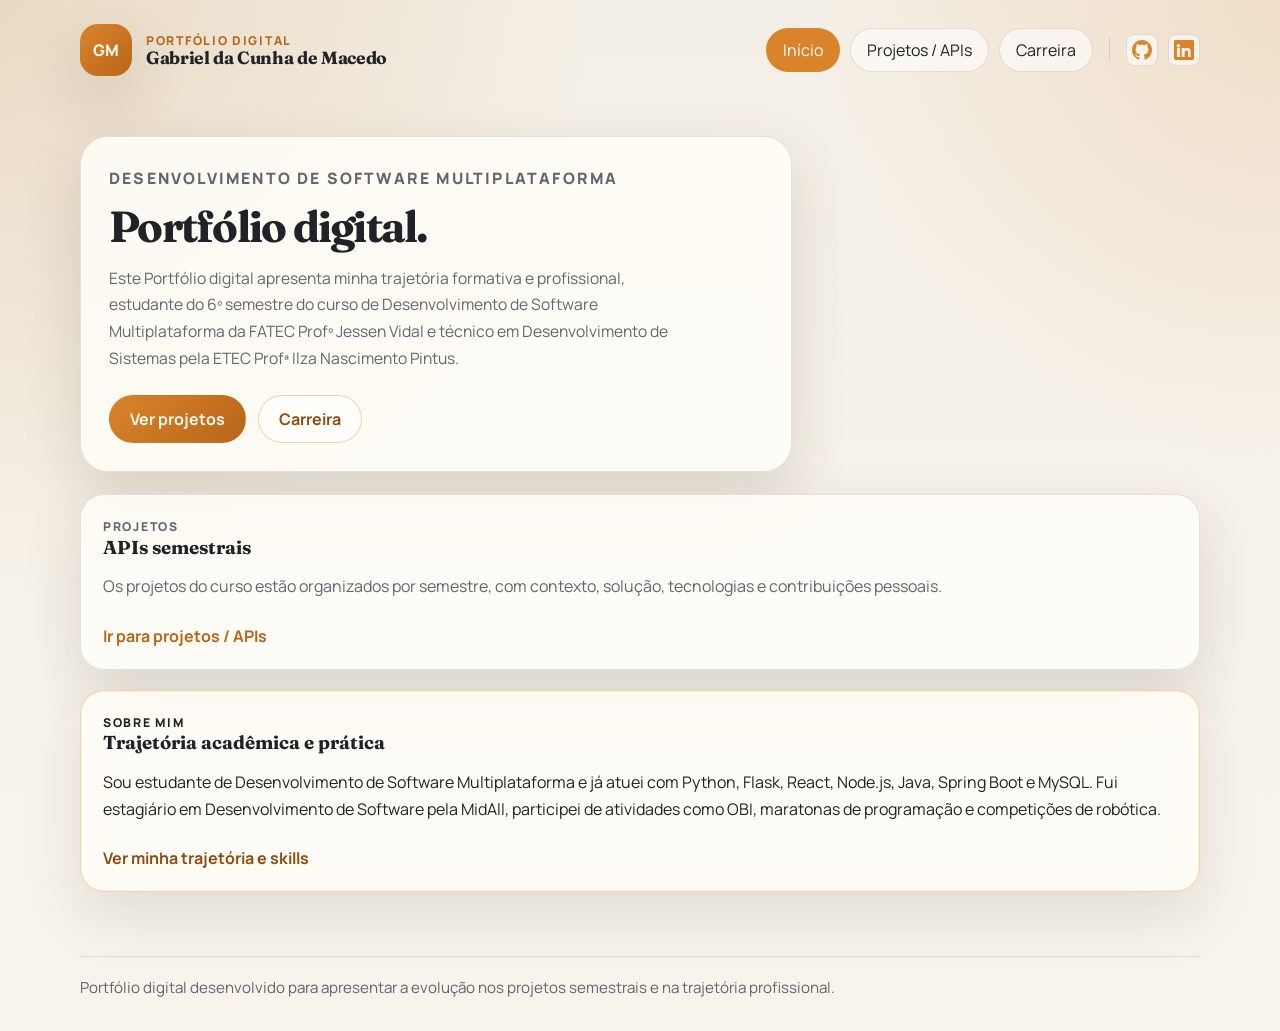
<file: index.html>
<!DOCTYPE html>
<html lang="pt-BR">

<head>
    <meta charset="UTF-8">
    <meta name="viewport" content="width=device-width, initial-scale=1.0">
    <title>Gabriel de Macedo</title>
    <meta name="description"
        content="Portfólio digital com apresentação pessoal e projetos semestrais do curso de Desenvolvimento de Software Multiplataforma.">
    <link rel="preconnect" href="https://fonts.googleapis.com">
    <link rel="preconnect" href="https://fonts.gstatic.com" crossorigin>
    <link
        href="https://fonts.googleapis.com/css2?family=Manrope:wght@400;500;600;700;800&family=Fraunces:opsz,wght@9..144,600;9..144,700&display=swap"
        rel="stylesheet">
    <link rel="stylesheet" href="static/styles.css">
</head>

<body>
    <header class="site-header">
        <div class="brand">
            <span class="brand-mark">GM</span>
            <div>
                <p class="brand-kicker">Portfólio digital</p>
                <h1>Gabriel da Cunha de Macedo</h1>
            </div>
        </div>
        <nav class="site-nav" aria-label="Navegação principal">
            <a class="nav-link active" href="index.html">Início</a>
            <a class="nav-link" href="projetos.html">Projetos / APIs</a>
            <a class="nav-link" href="carreira.html">Carreira</a>
            <div class="nav-divider"></div>
            <a class="nav-icon" href="https://github.com/Tuuca" target="_blank" rel="noopener noreferrer" aria-label="GitHub" title="GitHub">
                <svg width="20" height="20" viewBox="0 0 24 24" fill="currentColor">
                    <path d="M12 0c-6.626 0-12 5.373-12 12 0 5.302 3.438 9.8 8.207 11.387.599.111.793-.261.793-.577v-2.234c-3.338.726-4.033-1.416-4.033-1.416-.546-1.387-1.333-1.756-1.333-1.756-1.089-.745.083-.729.083-.729 1.205.084 1.839 1.237 1.839 1.237 1.07 1.834 2.807 1.304 3.492.997.107-.775.418-1.305.762-1.604-2.665-.305-5.467-1.334-5.467-5.931 0-1.311.469-2.381 1.236-3.221-.124-.303-.535-1.524.117-3.176 0 0 1.008-.322 3.301 1.23.957-.266 1.983-.399 3.003-.404 1.02.005 2.047.138 3.006.404 2.291-1.552 3.297-1.23 3.297-1.23.653 1.653.242 2.874.118 3.176.77.84 1.235 1.911 1.235 3.221 0 4.609-2.807 5.624-5.479 5.921.43.372.823 1.102.823 2.222v 3.293c0 .319.192.694.801.576 4.765-1.589 8.199-6.086 8.199-11.386 0-6.627-5.373-12-12-12z"/>
                </svg>
            </a>
            <a class="nav-icon" href="https://www.linkedin.com/in/gabriel-da-cunha-de-macedo-199890250/" target="_blank" rel="noopener noreferrer" aria-label="LinkedIn" title="LinkedIn">
                <svg width="20" height="20" viewBox="0 0 24 24" fill="currentColor">
                    <path d="M20.447 20.452h-3.554v-5.569c0-1.328-.475-2.236-1.986-2.236-1.081 0-1.722.732-2.004 1.438-.103.252-.129.604-.129.957v5.41h-3.553v-10.976h3.553v1.508c.469-.723 1.306-1.755 3.182-1.755 2.324 0 4.061 1.52 4.061 4.784v6.439zM5.337 8.855c-1.144 0-2.083-.929-2.083-2.076 0-1.148.939-2.076 2.083-2.076s2.083.928 2.083 2.076c0 1.147-.939 2.076-2.083 2.076zm1.782 11.597H3.555V9.476h3.564v10.976zM22.225 0H1.771C.792 0 0 .774 0 1.729v20.542C0 23.227.792 24 1.771 24h20.451C23.2 24 24 23.227 24 22.271V1.729C24 .774 23.2 0 22.225 0z"/>
                </svg>
            </a>
        </nav>
    </header>

    <main>
        <section class="hero">
            <div class="hero-copy">
                <p class="eyebrow">Desenvolvimento de Software Multiplataforma</p>
                <h2>Portfólio digital.</h2>
                <p>
                    Este Portfólio digital apresenta minha trajetória formativa e profissional, estudante do 6º
                    semestre do curso de Desenvolvimento de Software Multiplataforma da FATEC Profº Jessen Vidal
                    e técnico em Desenvolvimento de Sistemas pela ETEC Profª Ilza Nascimento Pintus.

                </p>
                <div class="hero-actions">
                    <a class="button primary" href="projetos.html">Ver projetos</a>
                    <a class="button secondary" href="carreira.html">Carreira</a>
                </div>
            </div>
        </section>

        <section id="sobre" class="section-grid section-grid-home">

            <article class="panel panel-wide">
                <p class="section-tag">Projetos</p>
                <h3>APIs semestrais</h3>
                <p>
                    Os projetos do curso estão organizados por semestre, com contexto, solução, tecnologias e
                    contribuições pessoais.
                </p>
                <a class="text-link" href="projetos.html">Ir para projetos / APIs</a>
            </article>

            <article class="panel accent-panel panel-wide">
                <p class="section-tag">Sobre mim</p>
                <h3>Trajetória acadêmica e prática</h3>
                <p>
                    Sou estudante de Desenvolvimento de Software Multiplataforma e já atuei com Python, Flask,
                    React, Node.js, Java, Spring Boot e MySQL. Fui estagiário em Desenvolvimento de Software pela
                    MidAll, participei de atividades como OBI, maratonas de programação e competições de robótica.
                </p>
                <a class="text-link" href="carreira.html">Ver minha trajetória e skills</a>
            </article>


        </section>
    </main>

    <footer class="site-footer">
        <p>Portfólio digital desenvolvido para apresentar a evolução nos projetos semestrais e na trajetória profissional.</p>
    </footer>
</body>

</html>
</file>
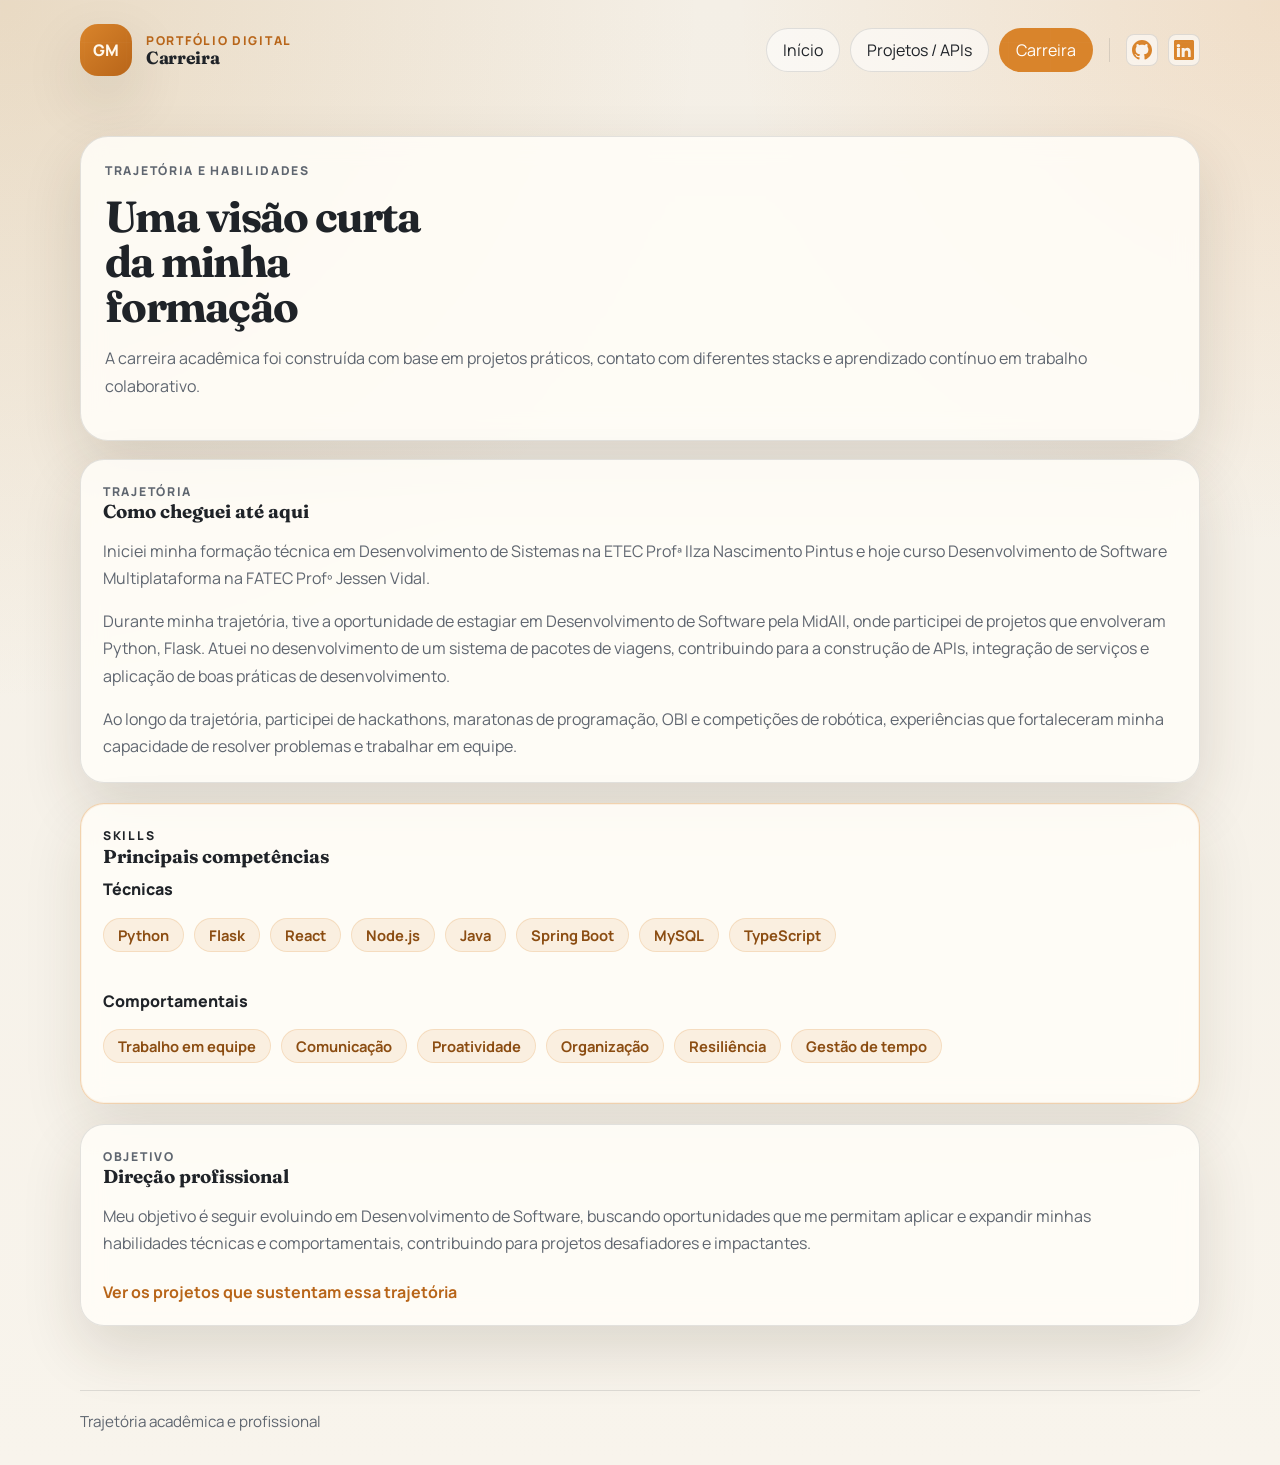
<file: carreira.html>
<!DOCTYPE html>
<html lang="pt-BR">

<head>
    <meta charset="UTF-8">
    <meta name="viewport" content="width=device-width, initial-scale=1.0">
    <title>Carreira | Gabriel de Macedo</title>
    <meta name="description"
        content="Pequena trajetória acadêmica e skills técnicas e comportamentais de Gabriel de Macedo.">
    <link rel="preconnect" href="https://fonts.googleapis.com">
    <link rel="preconnect" href="https://fonts.gstatic.com" crossorigin>
    <link
        href="https://fonts.googleapis.com/css2?family=Manrope:wght@400;500;600;700;800&family=Fraunces:opsz,wght@9..144,600;9..144,700&display=swap"
        rel="stylesheet">
    <link rel="stylesheet" href="static/styles.css">
</head>

<body>
    <header class="site-header">
        <div class="brand">
            <span class="brand-mark">GM</span>
            <div>
                <p class="brand-kicker">Portfólio digital</p>
                <h1>Carreira</h1>
            </div>
        </div>
        <nav class="site-nav" aria-label="Navegação principal">
            <a class="nav-link" href="index.html">Início</a>
            <a class="nav-link" href="projetos.html">Projetos / APIs</a>
            <a class="nav-link active" href="carreira.html">Carreira</a>
            <div class="nav-divider"></div>
            <a class="nav-icon" href="https://github.com/Tuuca" target="_blank" rel="noopener noreferrer" aria-label="GitHub" title="GitHub">
                <svg width="20" height="20" viewBox="0 0 24 24" fill="currentColor">
                    <path d="M12 0c-6.626 0-12 5.373-12 12 0 5.302 3.438 9.8 8.207 11.387.599.111.793-.261.793-.577v-2.234c-3.338.726-4.033-1.416-4.033-1.416-.546-1.387-1.333-1.756-1.333-1.756-1.089-.745.083-.729.083-.729 1.205.084 1.839 1.237 1.839 1.237 1.07 1.834 2.807 1.304 3.492.997.107-.775.418-1.305.762-1.604-2.665-.305-5.467-1.334-5.467-5.931 0-1.311.469-2.381 1.236-3.221-.124-.303-.535-1.524.117-3.176 0 0 1.008-.322 3.301 1.23.957-.266 1.983-.399 3.003-.404 1.02.005 2.047.138 3.006.404 2.291-1.552 3.297-1.23 3.297-1.23.653 1.653.242 2.874.118 3.176.77.84 1.235 1.911 1.235 3.221 0 4.609-2.807 5.624-5.479 5.921.43.372.823 1.102.823 2.222v 3.293c0 .319.192.694.801.576 4.765-1.589 8.199-6.086 8.199-11.386 0-6.627-5.373-12-12-12z"/>
                </svg>
            </a>
            <a class="nav-icon" href="https://www.linkedin.com/in/gabriel-da-cunha-de-macedo-199890250/" target="_blank" rel="noopener noreferrer" aria-label="LinkedIn" title="LinkedIn">
                <svg width="20" height="20" viewBox="0 0 24 24" fill="currentColor">
                    <path d="M20.447 20.452h-3.554v-5.569c0-1.328-.475-2.236-1.986-2.236-1.081 0-1.722.732-2.004 1.438-.103.252-.129.604-.129.957v5.41h-3.553v-10.976h3.553v1.508c.469-.723 1.306-1.755 3.182-1.755 2.324 0 4.061 1.52 4.061 4.784v6.439zM5.337 8.855c-1.144 0-2.083-.929-2.083-2.076 0-1.148.939-2.076 2.083-2.076s2.083.928 2.083 2.076c0 1.147-.939 2.076-2.083 2.076zm1.782 11.597H3.555V9.476h3.564v10.976zM22.225 0H1.771C.792 0 0 .774 0 1.729v20.542C0 23.227.792 24 1.771 24h20.451C23.2 24 24 23.227 24 22.271V1.729C24 .774 23.2 0 22.225 0z"/>
                </svg>
            </a>
        </nav>
    </header>

    <main>
        <section class="projects-hero career-hero">
            <p class="eyebrow">Trajetória e habilidades</p>
            <h2>Uma visão curta da minha formação</h2>
            <p>
                A carreira acadêmica foi construída com base em projetos práticos, contato com diferentes stacks e
                aprendizado contínuo em trabalho colaborativo.
            </p>
        </section>

        <section class="career-layout">
            <article class="panel career-panel panel-wide">
                <p class="section-tag">Trajetória</p>
                <h3>Como cheguei até aqui</h3>
                <p>
                    Iniciei minha formação técnica em Desenvolvimento de Sistemas na ETEC Profª Ilza Nascimento Pintus
                    e hoje curso Desenvolvimento de Software Multiplataforma na FATEC Profº Jessen Vidal.
                </p>
                <p>
                    Durante minha trajetória, tive a oportunidade de estagiar em Desenvolvimento de Software pela MidAll, onde
                    participei de projetos que envolveram Python, Flask. Atuei no desenvolvimento de um sistema de pacotes de viagens,
                    contribuindo para a construção de APIs, integração de serviços e aplicação de boas práticas de desenvolvimento.
                </p>
                <p>
                    Ao longo da trajetória, participei de hackathons, maratonas de programação, OBI e competições de
                    robótica, experiências que fortaleceram minha capacidade de resolver problemas e trabalhar em
                    equipe.
                </p>
            </article>

            <article class="panel career-panel accent-panel panel-wide">
                <p class="section-tag">Skills</p>
                <h3>Principais competências</h3>
                <div class="skill-groups">
                    <div class="skill-group">
                        <p class="skill-title">Técnicas</p>
                        <div class="chip-row">
                            <span>Python</span>
                            <span>Flask</span>
                            <span>React</span>
                            <span>Node.js</span>
                            <span>Java</span>
                            <span>Spring Boot</span>
                            <span>MySQL</span>
                            <span>TypeScript</span>
                        </div>
                    </div>
                    <div class="skill-group">
                        <p class="skill-title">Comportamentais</p>
                        <div class="chip-row">
                            <span>Trabalho em equipe</span>
                            <span>Comunicação</span>
                            <span>Proatividade</span>
                            <span>Organização</span>
                            <span>Resiliência</span>
                            <span>Gestão de tempo</span>
                        </div>
                    </div>
                </div>
            </article>

            <article class="panel career-panel panel-wide">
                <p class="section-tag">Objetivo</p>
                <h3>Direção profissional</h3>
                <p>
                    Meu objetivo é seguir evoluindo em Desenvolvimento de Software, buscando oportunidades que me
                    permitam aplicar e expandir minhas habilidades técnicas e comportamentais, contribuindo para
                    projetos desafiadores e impactantes.
                </p>
                <a class="text-link" href="projetos.html">Ver os projetos que sustentam essa trajetória</a>
            </article>
        </section>
    </main>

    <footer class="site-footer">
        <p>Trajetória acadêmica e profissional</p>
    </footer>
</body>

</html>
</file>
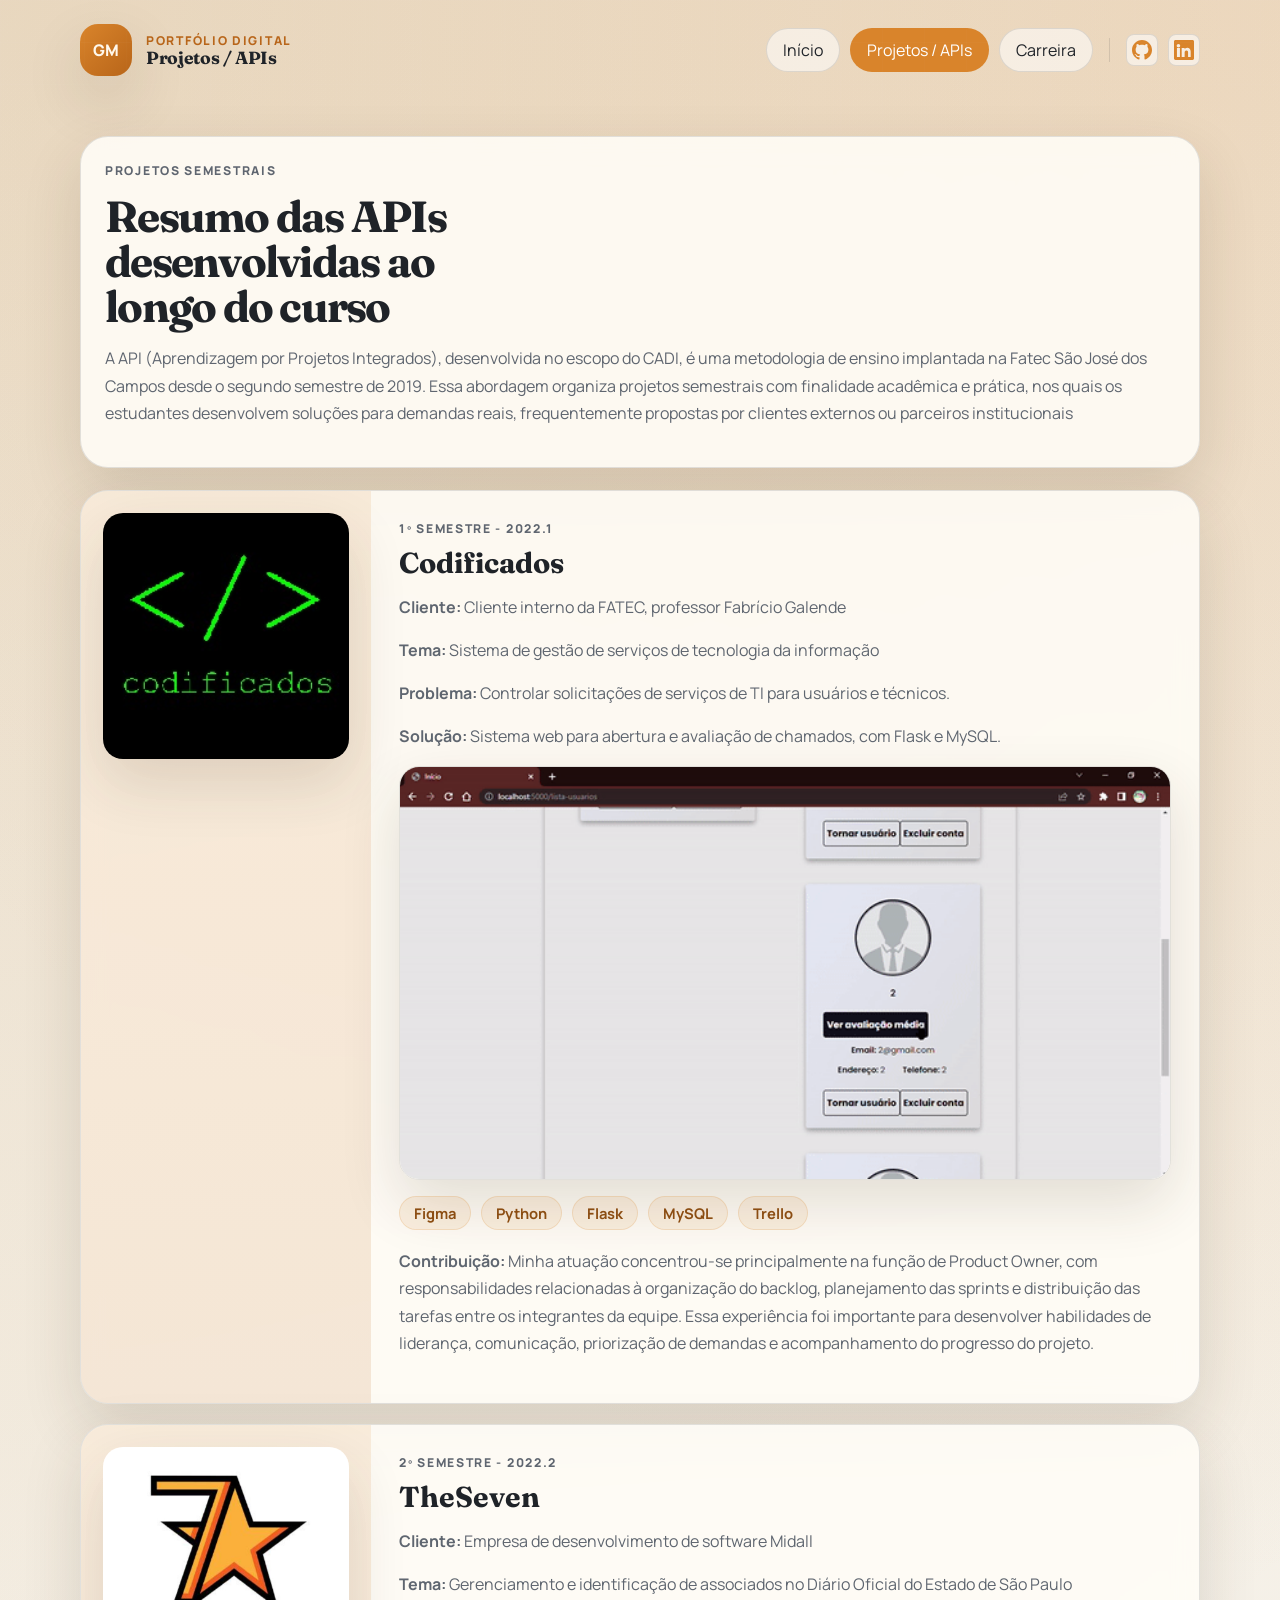
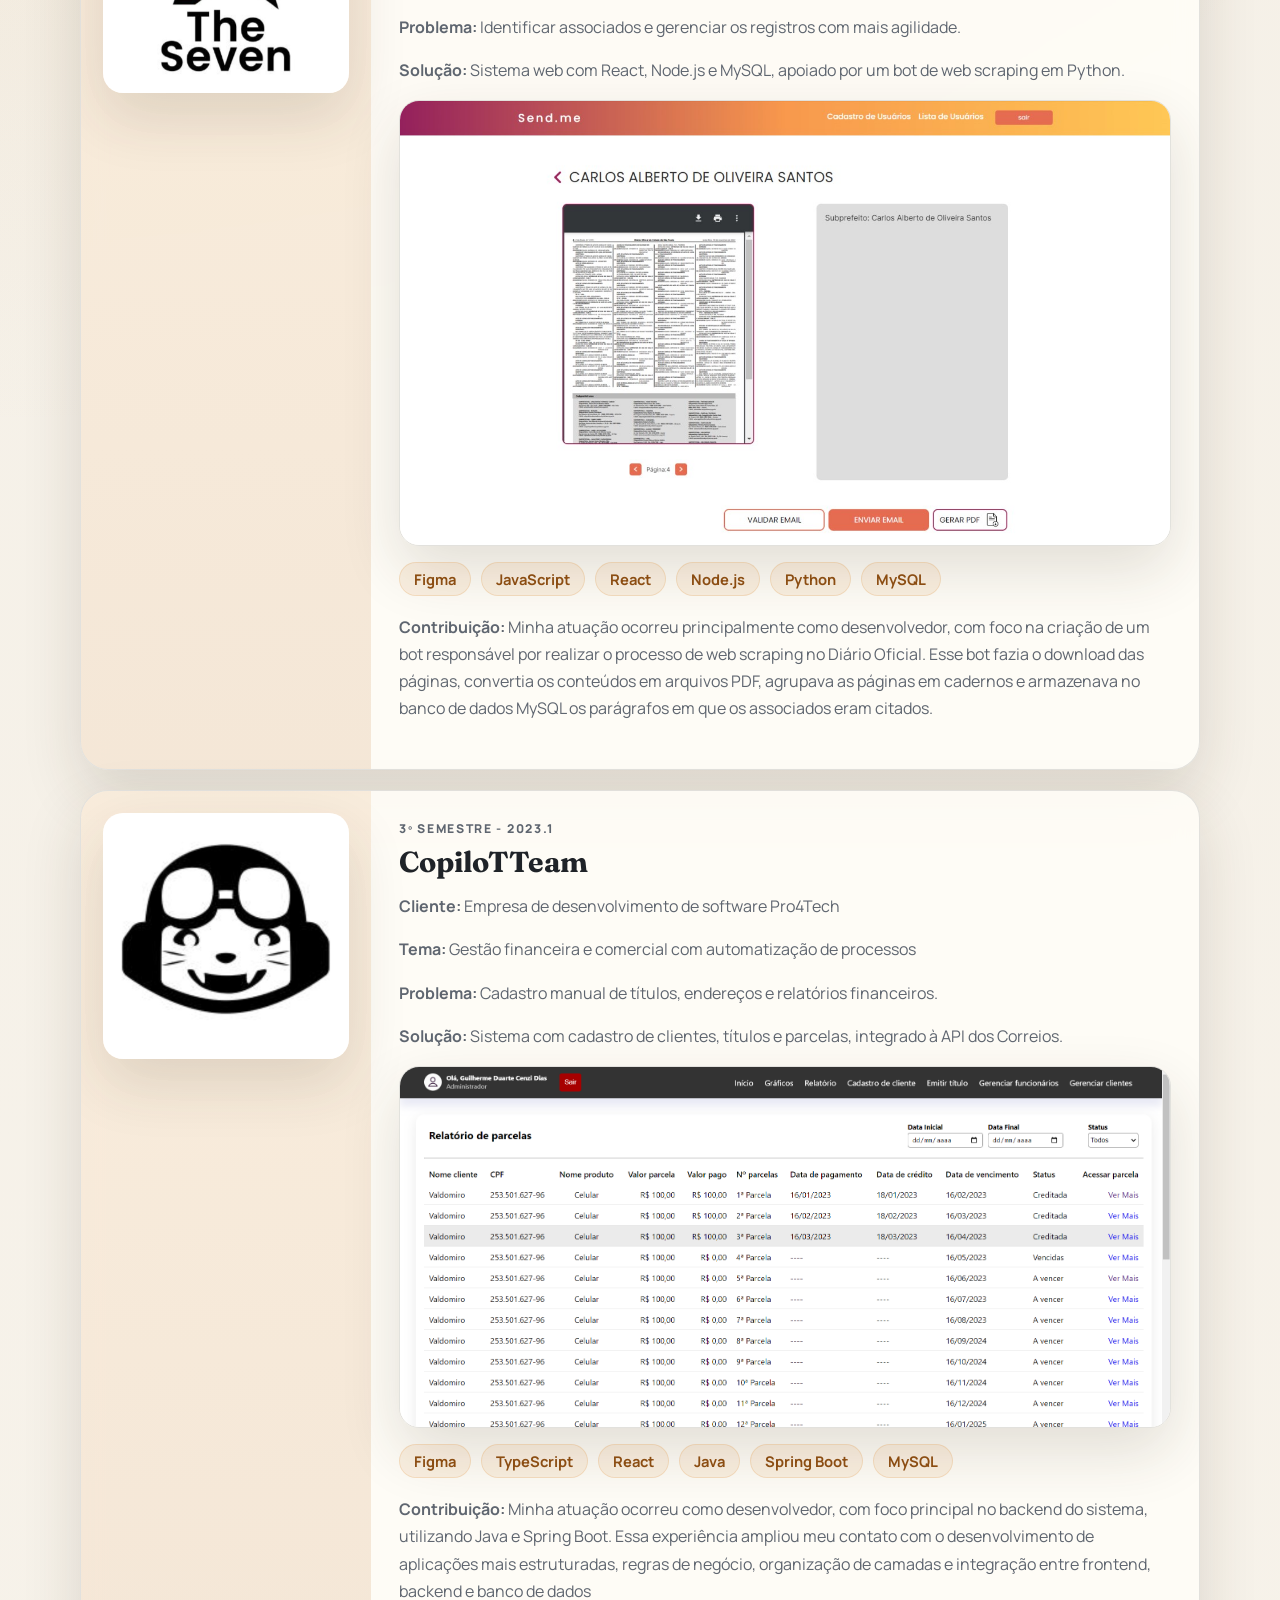
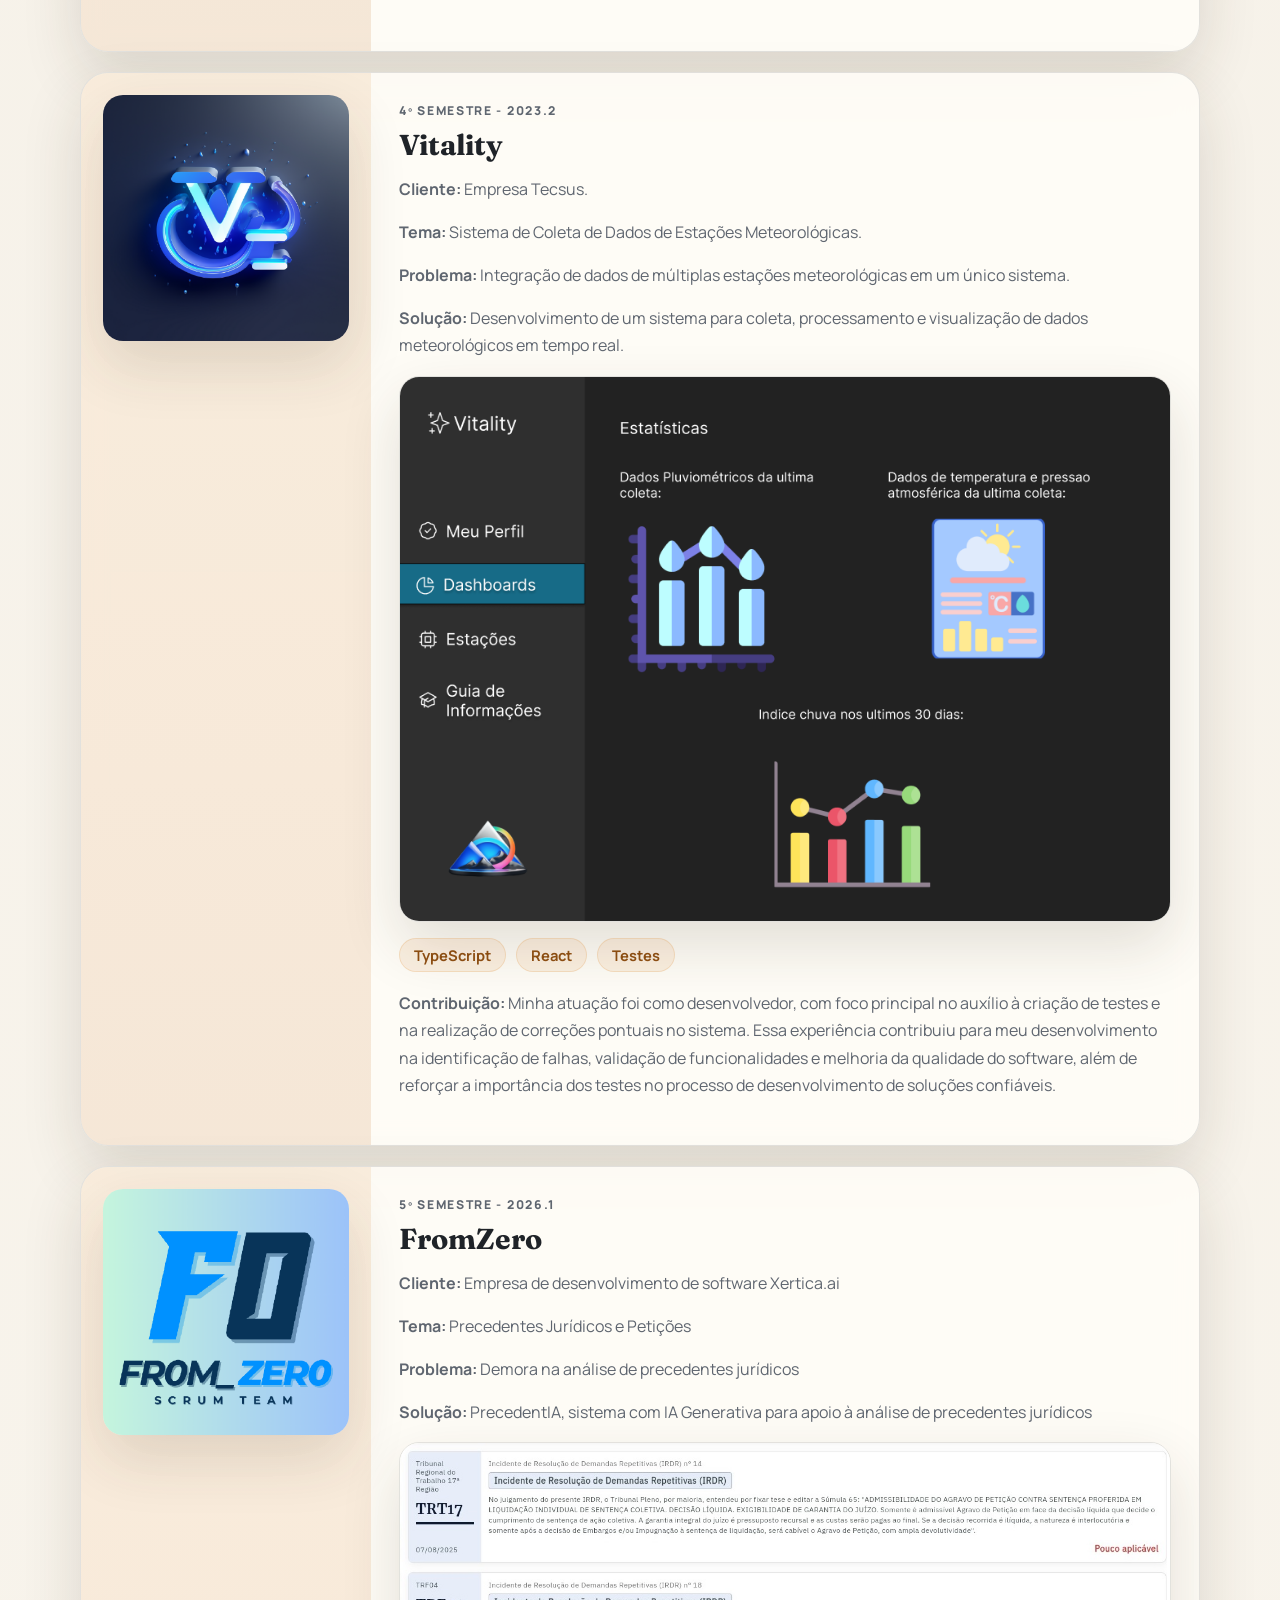
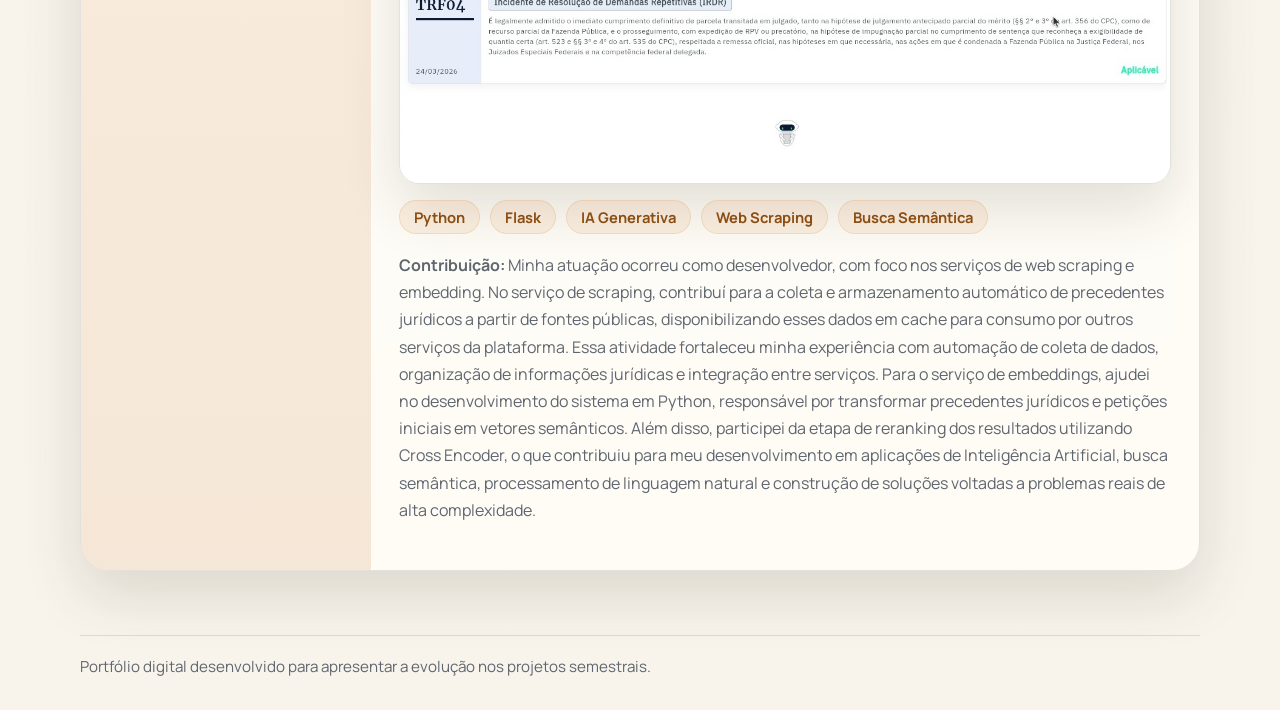
<file: projetos.html>
<!DOCTYPE html>
<html lang="pt-BR">

<head>
    <meta charset="UTF-8">
    <meta name="viewport" content="width=device-width, initial-scale=1.0">
    <title>Projetos / APIs | Portfólio digital</title>
    <meta name="description"
        content="Página com os projetos semestrais do Portfólio digital, organizados por semestre e com imagens dos trabalhos.">
    <link rel="preconnect" href="https://fonts.googleapis.com">
    <link rel="preconnect" href="https://fonts.gimg.com" crossorigin>
    <link
        href="https://fonts.googleapis.com/css2?family=Manrope:wght@400;500;600;700;800&family=Fraunces:opsz,wght@9..144,600;9..144,700&display=swap"
        rel="stylesheet">
    <link rel="stylesheet" href="static/styles.css">
</head>

<body>
    <header class="site-header">
        <div class="brand">
            <span class="brand-mark">GM</span>
            <div>
                <p class="brand-kicker">Portfólio digital</p>
                <h1>Projetos / APIs</h1>
            </div>
        </div>
        <nav class="site-nav" aria-label="Navegação principal">
            <a class="nav-link" href="index.html">Início</a>
            <a class="nav-link active" href="projetos.html">Projetos / APIs</a>
            <a class="nav-link" href="carreira.html">Carreira</a>
            <div class="nav-divider"></div>
            <a class="nav-icon" href="https://github.com/Tuuca" target="_blank" rel="noopener noreferrer" aria-label="GitHub" title="GitHub">
                <svg width="20" height="20" viewBox="0 0 24 24" fill="currentColor">
                    <path d="M12 0c-6.626 0-12 5.373-12 12 0 5.302 3.438 9.8 8.207 11.387.599.111.793-.261.793-.577v-2.234c-3.338.726-4.033-1.416-4.033-1.416-.546-1.387-1.333-1.756-1.333-1.756-1.089-.745.083-.729.083-.729 1.205.084 1.839 1.237 1.839 1.237 1.07 1.834 2.807 1.304 3.492.997.107-.775.418-1.305.762-1.604-2.665-.305-5.467-1.334-5.467-5.931 0-1.311.469-2.381 1.236-3.221-.124-.303-.535-1.524.117-3.176 0 0 1.008-.322 3.301 1.23.957-.266 1.983-.399 3.003-.404 1.02.005 2.047.138 3.006.404 2.291-1.552 3.297-1.23 3.297-1.23.653 1.653.242 2.874.118 3.176.77.84 1.235 1.911 1.235 3.221 0 4.609-2.807 5.624-5.479 5.921.43.372.823 1.102.823 2.222v 3.293c0 .319.192.694.801.576 4.765-1.589 8.199-6.086 8.199-11.386 0-6.627-5.373-12-12-12z"/>
                </svg>
            </a>
            <a class="nav-icon" href="https://www.linkedin.com/in/gabriel-da-cunha-de-macedo-199890250/" target="_blank" rel="noopener noreferrer" aria-label="LinkedIn" title="LinkedIn">
                <svg width="20" height="20" viewBox="0 0 24 24" fill="currentColor">
                    <path d="M20.447 20.452h-3.554v-5.569c0-1.328-.475-2.236-1.986-2.236-1.081 0-1.722.732-2.004 1.438-.103.252-.129.604-.129.957v5.41h-3.553v-10.976h3.553v1.508c.469-.723 1.306-1.755 3.182-1.755 2.324 0 4.061 1.52 4.061 4.784v6.439zM5.337 8.855c-1.144 0-2.083-.929-2.083-2.076 0-1.148.939-2.076 2.083-2.076s2.083.928 2.083 2.076c0 1.147-.939 2.076-2.083 2.076zm1.782 11.597H3.555V9.476h3.564v10.976zM22.225 0H1.771C.792 0 0 .774 0 1.729v20.542C0 23.227.792 24 1.771 24h20.451C23.2 24 24 23.227 24 22.271V1.729C24 .774 23.2 0 22.225 0z"/>
                </svg>
            </a>
        </nav>
    </header>

    <main>
        <section class="projects-hero">
            <p class="eyebrow">Projetos semestrais</p>
            <h2>Resumo das APIs desenvolvidas ao longo do curso</h2>
            <p>
                A API (Aprendizagem por Projetos Integrados), desenvolvida no escopo do CADI, é uma
                metodologia de ensino implantada na Fatec São José dos Campos desde o segundo semestre de
                2019. Essa abordagem organiza projetos semestrais com finalidade acadêmica e prática, nos quais
                os estudantes desenvolvem soluções para demandas reais, frequentemente propostas por clientes
                externos ou parceiros institucionais
            </p>
        </section>

        <section class="projects-list">
            <article class="project-card">
                <div class="project-media">
                    <img src="img/codificados.jpg" alt="Logo do grupo Codificados">
                </div>
                <div class="project-content">
                    <p class="project-semester">1º semestre - 2022.1</p>
                    <h3>Codificados</h3>
                    <p><strong>Cliente:</strong> Cliente interno da FATEC, professor Fabrício Galende</p>
                    <p><strong>Tema:</strong> Sistema de gestão de serviços de tecnologia da informação</p>
                    <p><strong>Problema:</strong> Controlar solicitações de serviços de TI para usuários e técnicos.</p>
                    <p><strong>Solução:</strong> Sistema web para abertura e avaliação de chamados, com Flask e MySQL.
                    </p>
                    <img class="project-shot" src="img/codificados-relatorio.gif"
                        alt="Página de relatórios do administrador">
                    <div class="chip-row">
                        <span>Figma</span>
                        <span>Python</span>
                        <span>Flask</span>
                        <span>MySQL</span>
                        <span>Trello</span>
                    </div>
                    <p><strong>Contribuição: </strong>Minha atuação concentrou-se principalmente na função de Product
                        Owner, com responsabilidades relacionadas à organização do backlog, planejamento das sprints e
                        distribuição das tarefas
                        entre os integrantes da equipe. Essa experiência foi importante para desenvolver habilidades de
                        liderança, comunicação, priorização de demandas e acompanhamento do progresso do projeto.
                    </p>
                </div>
            </article>

            <article class="project-card">
                <div class="project-media">
                    <img src="img/the_seven.jpg" alt="Logo do grupo TheSeven">
                </div>
                <div class="project-content">
                    <p class="project-semester">2º semestre - 2022.2</p>
                    <h3>TheSeven</h3>
                    <p><strong>Cliente:</strong> Empresa de desenvolvimento de software Midall</p>
                    <p><strong>Tema:</strong> Gerenciamento e identificação de associados no Diário Oficial do Estado de
                        São Paulo</p>
                    <p><strong>Problema:</strong> Identificar associados e gerenciar os registros com mais agilidade.
                    </p>
                    <p><strong>Solução:</strong> Sistema web com React, Node.js e MySQL, apoiado por um bot de web
                        scraping em Python.</p>
                    <img class="project-shot" src="img/the_seven-relatorio.jpg"
                        alt="Página de relatórios do administrador">
                    <div class="chip-row">
                        <span>Figma</span>
                        <span>JavaScript</span>
                        <span>React</span>
                        <span>Node.js</span>
                        <span>Python</span>
                        <span>MySQL</span>
                    </div>
                    <p><strong>Contribuição:</strong> Minha atuação ocorreu principalmente como desenvolvedor, com foco
                        na criação de um bot
                        responsável por realizar o processo de web scraping no Diário Oficial. Esse bot fazia o download
                        das
                        páginas, convertia os conteúdos em arquivos PDF, agrupava as páginas em cadernos e armazenava
                        no banco de dados MySQL os parágrafos em que os associados eram citados.
                    </p>
                </div>
            </article>

            <article class="project-card">
                <div class="project-media">
                    <img src="img/copilotteam.jpg" alt="Logo do grupo CopiloTTeam">
                </div>
                <div class="project-content">
                    <p class="project-semester">3º semestre - 2023.1</p>
                    <h3>CopiloTTeam</h3>
                    <p><strong>Cliente:</strong> Empresa de desenvolvimento de software Pro4Tech</p>
                    <p><strong>Tema:</strong> Gestão financeira e comercial com automatização de processos</p>
                    <p><strong>Problema:</strong> Cadastro manual de títulos, endereços e relatórios financeiros.</p>
                    <p><strong>Solução:</strong> Sistema com cadastro de clientes, títulos e parcelas, integrado à API
                        dos Correios.</p>
                    <img class="project-shot" src="img/copilotteam-parcelas.jpg" alt="Página de parcelas do sistema">
                    <div class="chip-row">
                        <span>Figma</span>
                        <span>TypeScript</span>
                        <span>React</span>
                        <span>Java</span>
                        <span>Spring Boot</span>
                        <span>MySQL</span>
                    </div>
                    <p><strong>Contribuição:</strong> Minha atuação ocorreu como desenvolvedor, com foco
                        principal no backend do
                        sistema, utilizando Java e Spring Boot. Essa experiência ampliou meu contato com o
                        desenvolvimento de aplicações mais estruturadas, regras de negócio, organização de camadas e
                        integração
                        entre frontend, backend e banco de dados</p>
                </div>
            </article>

            <article class="project-card">
                <div class="project-media">
                    <img src="img/vitality.png" alt="Logo do grupo Vitality">
                </div>
                <div class="project-content">
                    <p class="project-semester">4º semestre - 2023.2</p>
                    <h3>Vitality</h3>
                    <p><strong>Cliente:</strong> Empresa Tecsus.</p>
                    <p><strong>Tema:</strong> Sistema de Coleta de Dados de Estações Meteorológicas.</p>
                    <p><strong>Problema:</strong> Integração de dados de múltiplas estações meteorológicas em um único
                        sistema.</p>
                    <p><strong>Solução:</strong> Desenvolvimento de um sistema para coleta, processamento e visualização
                        de dados meteorológicos em tempo real.</p>
                    <img class="project-shot" src="img/vitality-dashboard.png" alt="Página de dashboard do sistema">
                    <div class="chip-row">
                        <span>TypeScript</span>
                        <span>React</span>
                        <span>Testes</span>
                    </div>
                    <p><strong>Contribuição:</strong> Minha atuação foi como desenvolvedor, com foco principal no
                        auxílio à criação de testes e na
                        realização de correções pontuais no sistema. Essa experiência contribuiu para meu
                        desenvolvimento
                        na identificação de falhas, validação de funcionalidades e melhoria da qualidade do software,
                        além
                        de reforçar a importância dos testes no processo de desenvolvimento de soluções confiáveis.
                    </p>
                </div>
            </article>

            <article class="project-card">
                <div class="project-media">
                    <img src="img/from_zero.png" alt="Logo do grupo FromZero">
                </div>
                <div class="project-content">
                    <p class="project-semester">5º semestre - 2026.1</p>
                    <h3>FromZero</h3>
                    <p><strong>Cliente:</strong> Empresa de desenvolvimento de software Xertica.ai</p>
                    <p><strong>Tema:</strong> Precedentes Jurídicos e Petições</p>
                    <p><strong>Problema:</strong> Demora na análise de precedentes jurídicos</p>
                    <p><strong>Solução:</strong> PrecedentIA, sistema com IA Generativa para apoio à análise de
                        precedentes jurídicos</p>
                    <img class="project-shot" src="img/from_zero-precedentes.jfif"
                        alt="Página de precedentes do sistema">
                    <div class="chip-row">
                        <span>Python</span>
                        <span>Flask</span>
                        <span>IA Generativa</span>
                        <span>Web Scraping</span>
                        <span>Busca Semântica</span>
                    </div>
                    <p><strong>Contribuição:</strong> Minha atuação ocorreu como desenvolvedor, com foco nos serviços de
                        web scraping e
                        embedding. No serviço de scraping, contribuí para a coleta e armazenamento automático de
                        precedentes jurídicos a partir de fontes públicas, disponibilizando esses dados em cache para
                        consumo por outros serviços da plataforma. Essa atividade fortaleceu minha experiência com
                        automação de coleta de dados, organização de informações jurídicas e integração entre serviços.
                        Para o serviço de embeddings, ajudei no desenvolvimento do sistema em Python, responsável por
                        transformar
                        precedentes jurídicos e petições iniciais em vetores semânticos. Além disso, participei da etapa
                        de reranking dos resultados utilizando Cross Encoder, o que contribuiu para meu desenvolvimento
                        em aplicações de Inteligência Artificial, busca semântica, processamento de linguagem natural e
                        construção de soluções voltadas a problemas reais de alta complexidade.
                    </p>
                </div>
        </section>
    </main>

    <footer class="site-footer">
        <p>Portfólio digital desenvolvido para apresentar a evolução nos projetos semestrais.</p>
    </footer>
</body>

</html>
</file>
<file: static/styles.css>
:root {
    color-scheme: light;
    --bg: #f4efe6;
    --bg-alt: #ece4d6;
    --surface: rgba(255, 253, 248, 0.88);
    --surface-strong: #fffdf8;
    --text: #1f2328;
    --muted: #5f6670;
    --line: rgba(31, 35, 40, 0.12);
    --primary: #d9842b;
    --primary-strong: #b86519;
    --accent: #d9842b;
    --shadow: 0 24px 60px rgba(58, 43, 19, 0.14);
}

* {
    box-sizing: border-box;
}

html {
    scroll-behavior: smooth;
}

body {
    margin: 0;
    min-height: 100vh;
    font-family: "Manrope", sans-serif;
    color: var(--text);
    background:
        radial-gradient(circle at top left, rgba(193, 142, 71, 0.22), transparent 36%),
        radial-gradient(circle at right top, rgba(217, 132, 43, 0.16), transparent 28%),
        linear-gradient(180deg, var(--bg) 0%, #f8f4ec 100%);
}

body::before {
    content: "";
    position: fixed;
    inset: 0;
    pointer-events: none;
    background-image: linear-gradient(rgba(255, 255, 255, 0.22) 1px, transparent 1px), linear-gradient(90deg, rgba(255, 255, 255, 0.16) 1px, transparent 1px);
    background-size: 42px 42px;
    mask-image: linear-gradient(180deg, rgba(0, 0, 0, 0.24), transparent 78%);
    opacity: 0.5;
}

img {
    display: block;
    max-width: 100%;
}

a {
    color: inherit;
    text-decoration: none;
}

main {
    width: min(1120px, calc(100% - 32px));
    margin: 0 auto;
    padding: 24px 0 64px;
}

.site-header,
.site-footer {
    width: min(1120px, calc(100% - 32px));
    margin: 0 auto;
}

.site-header {
    display: flex;
    align-items: center;
    justify-content: space-between;
    gap: 20px;
    padding: 24px 0 14px;
}

.brand {
    display: flex;
    align-items: center;
    gap: 14px;
}

.brand-mark {
    width: 52px;
    height: 52px;
    border-radius: 18px;
    display: grid;
    place-items: center;
    font-weight: 800;
    color: #fff8ec;
    background: linear-gradient(135deg, var(--primary), var(--primary-strong));
    box-shadow: var(--shadow);
}

.brand-kicker,
.eyebrow,
.section-tag,
.project-semester,
.card-label {
    margin: 0;
    text-transform: uppercase;
    letter-spacing: 0.14em;
    font-size: 0.76rem;
    color: var(--primary-strong);
    font-weight: 800;
}

.brand h1,
.hero h2,
.projects-hero h2,
.panel h3,
.project-content h3 {
    margin: 0;
    font-family: "Fraunces", serif;
    line-height: 1.04;
}

.brand h1 {
    font-size: 1.1rem;
    letter-spacing: -0.02em;
}

.site-nav {
    display: flex;
    flex-wrap: wrap;
    gap: 10px;
    align-items: center;
}

.nav-divider {
    width: 1px;
    height: 24px;
    background: var(--line);
    margin: 0 6px;
}

.nav-link,
.button {
    border-radius: 999px;
    transition: transform 180ms ease, background-color 180ms ease, color 180ms ease, border-color 180ms ease;
}

.nav-icon {
    width: 32px;
    height: 32px;
    display: inline-flex;
    align-items: center;
    justify-content: center;
    border-radius: 8px;
    color: var(--primary);
    border: 1px solid var(--line);
    background: rgba(255, 255, 255, 0.56);
    transition: transform 180ms ease, background-color 180ms ease, color 180ms ease, border-color 180ms ease;
}

.nav-icon:hover,
.nav-icon:focus-visible {
    transform: translateY(-1px);
    color: #fff;
    background: var(--primary);
    border-color: transparent;
}

.nav-link {
    padding: 10px 16px;
    border: 1px solid var(--line);
    background: rgba(255, 255, 255, 0.56);
}

.nav-link.active,
.nav-link:hover,
.nav-link:focus-visible {
    color: #fff;
    background: var(--primary);
    border-color: transparent;
}

.hero,
.projects-hero,
.section-grid,
.projects-list {
    margin-top: 22px;
}

.hero {
    display: grid;
    grid-template-columns: minmax(0, 1.3fr) minmax(280px, 0.7fr);
    gap: 24px;
    align-items: stretch;
}

.hero-copy,
.hero-card,
.panel,
.projects-hero,
.project-card {
    border: 1px solid var(--line);
    background: var(--surface);
    backdrop-filter: blur(12px);
    box-shadow: var(--shadow);
}

.hero-copy {
    padding: 28px;
    border-radius: 28px;
}

.hero h2,
.projects-hero h2 {
    font-size: clamp(2rem, 3.4vw, 3.8rem);
    max-width: 12ch;
    margin-top: 12px;
    letter-spacing: -0.04em;
}

.hero p,
.projects-hero p,
.panel p,
.project-content p,
.site-footer p {
    color: var(--muted);
    line-height: 1.7;
}

.hero p {
    max-width: 58ch;
    font-size: 0.98rem;
}

.hero-actions {
    display: flex;
    flex-wrap: wrap;
    gap: 12px;
    margin-top: 24px;
}

.button {
    display: inline-flex;
    align-items: center;
    justify-content: center;
    min-height: 48px;
    padding: 0 20px;
    border: 1px solid transparent;
    font-weight: 700;
}

.button:hover,
.button:focus-visible,
.nav-link:hover,
.nav-link:focus-visible,
.text-link:hover,
.text-link:focus-visible {
    transform: translateY(-1px);
}

.button.primary {
    color: #fefaf2;
    background: linear-gradient(135deg, var(--primary), var(--primary-strong));
}

.button.secondary {
    color: #8b4d12;
    background: rgba(255, 255, 255, 0.6);
    border-color: rgba(217, 132, 43, 0.35);
}

.button.secondary:hover,
.button.secondary:focus-visible {
    color: #fff8ef;
    background: var(--accent);
    border-color: transparent;
}

.hero-card {
    border-radius: 28px;
    padding: 24px;
    align-self: end;
}

.facts-list {
    margin: 18px 0 0;
    padding: 0;
    list-style: none;
    display: grid;
    gap: 14px;
}

.facts-list li {
    padding: 12px 14px;
    border-radius: 18px;
    background: rgba(255, 255, 255, 0.66);
    border: 1px solid var(--line);
    line-height: 1.55;
}

.section-grid {
    display: grid;
    grid-template-columns: repeat(2, minmax(0, 1fr));
    gap: 20px;
}

.panel {
    border-radius: 24px;
    padding: 22px;
}

.accent-panel {
    background: var(--surface);
    border-color: rgba(217, 132, 43, 0.34);
    box-shadow: 0 24px 60px rgba(58, 43, 19, 0.11), 0 0 0 1px rgba(217, 132, 43, 0.08) inset;
}

.accent-panel .section-tag,
.accent-panel h3,
.accent-panel p {
    color: var(--text);
}

.accent-panel .text-link {
    color: #8b4d12;
}

.accent-panel .text-link:hover,
.accent-panel .text-link:focus-visible {
    color: var(--accent);
}

.accent-panel .chip-row span {
    background: rgba(217, 132, 43, 0.1);
    color: #8b4d12;
    border-color: rgba(217, 132, 43, 0.18);
}

.text-link {
    display: inline-flex;
    margin-top: 8px;
    font-weight: 700;
    color: var(--primary-strong);
}

.projects-hero {
    padding: 24px;
    border-radius: 28px;
}

.projects-list {
    display: grid;
    gap: 20px;
}

.career-layout {
    display: grid;
    grid-template-columns: 1fr;
    gap: 20px;
    margin-top: 18px;
}

.career-panel {
    min-height: 100%;
}

.career-panel p:last-child {
    margin-bottom: 0;
}

.skill-groups {
    display: grid;
    gap: 18px;
    margin-top: 10px;
}

.skill-title {
    margin: 0 0 10px;
    color: inherit;
    font-weight: 800;
}

.section-grid-home {
    grid-template-columns: 1fr;
}

.section-grid-home .panel,
.career-layout .panel {
    width: 100%;
}

.panel-large,
.panel-wide {
    grid-column: auto;
}

.project-card {
    display: grid;
    grid-template-columns: minmax(260px, 290px) minmax(0, 1fr);
    gap: 0;
    border-radius: 28px;
    overflow: hidden;
}

.project-media {
    padding: 22px;
    background: linear-gradient(180deg, rgba(217, 132, 43, 0.12), rgba(184, 101, 25, 0.14));
}

.project-media img {
    width: 100%;
    aspect-ratio: 1 / 1;
    object-fit: cover;
    border-radius: 20px;
    box-shadow: var(--shadow);
}

.project-content {
    padding: 28px 28px 30px;
}

.project-content h3 {
    font-size: clamp(1.8rem, 2vw, 2.5rem);
    margin-top: 8px;
    margin-bottom: 14px;
}

.project-shot {
    width: 100%;
    margin: 16px 0;
    border-radius: 20px;
    border: 1px solid var(--line);
    box-shadow: var(--shadow);
}

.chip-row {
    display: flex;
    flex-wrap: wrap;
    gap: 10px;
    margin: 14px 0 18px;
}

.chip-row span {
    display: inline-flex;
    align-items: center;
    min-height: 34px;
    padding: 0 14px;
    border-radius: 999px;
    background: rgba(217, 132, 43, 0.1);
    color: #8b4d12;
    border: 1px solid rgba(217, 132, 43, 0.18);
    font-size: 0.92rem;
    font-weight: 700;
}

.site-footer {
    padding: 0 0 30px;
}

.site-footer p {
    margin: 0;
    padding: 18px 0 0;
    border-top: 1px solid var(--line);
    font-size: 0.95rem;
}

.hero-copy,
.hero-card,
.panel,
.projects-hero,
.project-card {
    animation: rise 540ms ease both;
}

@keyframes rise {
    from {
        opacity: 0;
        transform: translateY(14px);
    }
    to {
        opacity: 1;
        transform: translateY(0);
    }
}

@media (max-width: 920px) {
    .site-header,
    .hero,
    .section-grid,
    .project-card,
    .career-layout {
        grid-template-columns: 1fr;
    }

    .site-header {
        flex-direction: column;
        align-items: flex-start;
    }

    .project-media {
        padding-bottom: 0;
    }

    .panel-large,
    .panel-wide {
        grid-column: auto;
    }

    .section-grid-home {
        grid-template-columns: 1fr;
    }
}

@media (max-width: 640px) {
    main,
    .site-header,
    .site-footer {
        width: min(100% - 20px, 1120px);
    }

    .hero-copy,
    .hero-card,
    .panel,
    .projects-hero,
    .project-content {
        padding: 18px;
    }

    .hero h2,
    .projects-hero h2 {
        max-width: none;
        font-size: clamp(2rem, 10vw, 3rem);
    }
}
</file>
